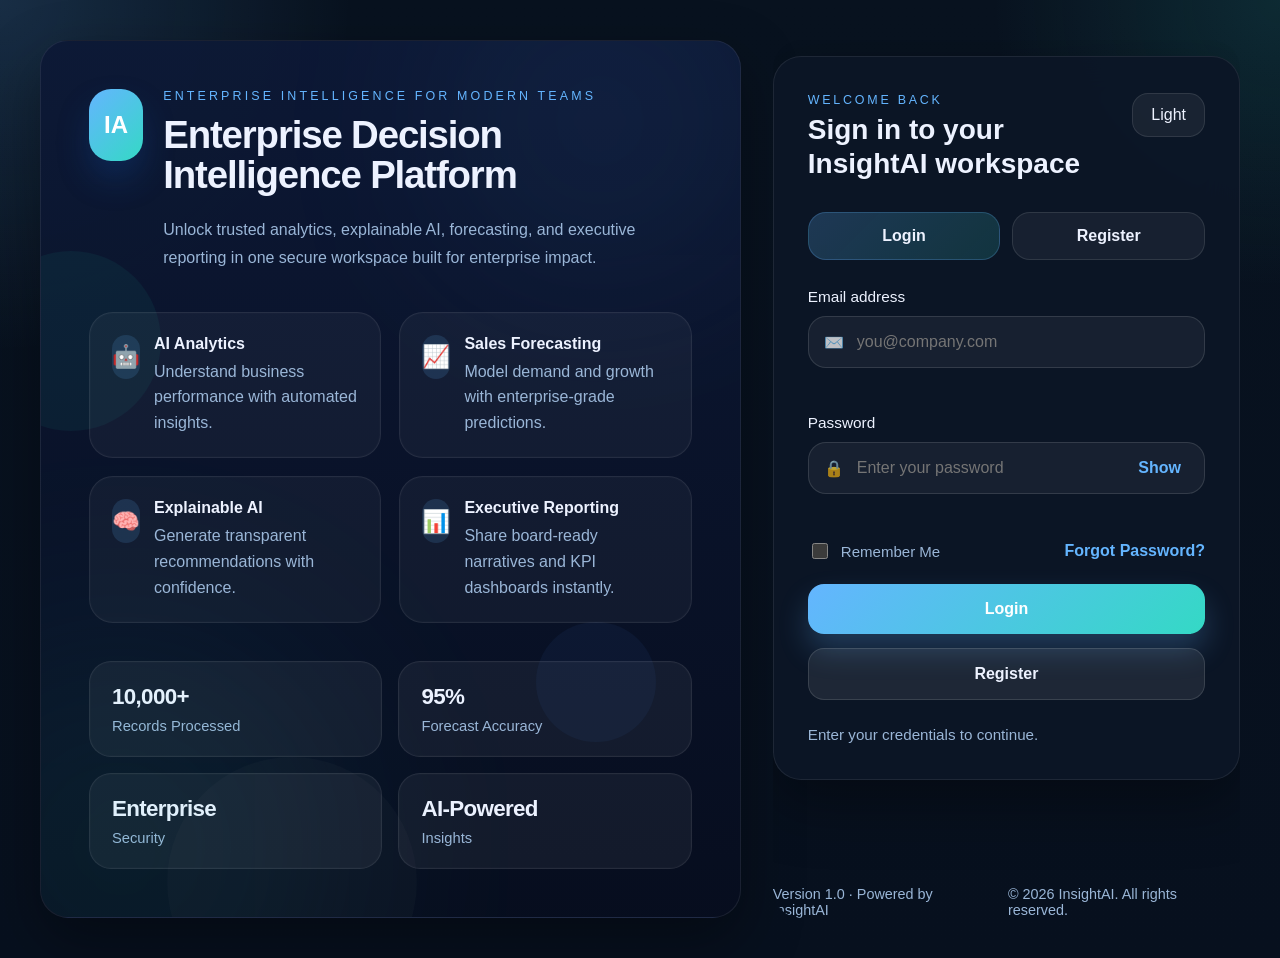
<file: templates/landing.html>
<!DOCTYPE html>
<html lang="en">
  <head>
    <meta charset="UTF-8" />
    <meta name="viewport" content="width=device-width, initial-scale=1.0" />
    <title>InsightAI | Enterprise Decision Intelligence</title>
    <link rel="stylesheet" href="/static/styles.css" />
  </head>
  <body class="theme-dark">
    <div class="login-shell">
      <aside class="hero-panel">
        <div class="hero-top">
          <div class="brand-mark hero-mark">IA</div>
          <div class="top-copy">
            <p class="eyebrow">Enterprise intelligence for modern teams</p>
            <h1>Enterprise Decision Intelligence Platform</h1>
            <p class="hero-copy">Unlock trusted analytics, explainable AI, forecasting, and executive reporting in one secure workspace built for enterprise impact.</p>
          </div>
        </div>

        <div class="feature-grid">
          <article class="feature-card">
            <span class="feature-icon">🤖</span>
            <div>
              <h3>AI Analytics</h3>
              <p>Understand business performance with automated insights.</p>
            </div>
          </article>
          <article class="feature-card">
            <span class="feature-icon">📈</span>
            <div>
              <h3>Sales Forecasting</h3>
              <p>Model demand and growth with enterprise-grade predictions.</p>
            </div>
          </article>
          <article class="feature-card">
            <span class="feature-icon">🧠</span>
            <div>
              <h3>Explainable AI</h3>
              <p>Generate transparent recommendations with confidence.</p>
            </div>
          </article>
          <article class="feature-card">
            <span class="feature-icon">📊</span>
            <div>
              <h3>Executive Reporting</h3>
              <p>Share board-ready narratives and KPI dashboards instantly.</p>
            </div>
          </article>
        </div>

        <div class="stats-grid">
          <div class="stat-pill">
            <strong>10,000+</strong>
            <span>Records Processed</span>
          </div>
          <div class="stat-pill">
            <strong>95%</strong>
            <span>Forecast Accuracy</span>
          </div>
          <div class="stat-pill">
            <strong>Enterprise</strong>
            <span>Security</span>
          </div>
          <div class="stat-pill">
            <strong>AI-Powered</strong>
            <span>Insights</span>
          </div>
        </div>

        <div class="hero-visual">
          <div class="hero-shape hero-shape-1"></div>
          <div class="hero-shape hero-shape-2"></div>
          <div class="hero-shape hero-shape-3"></div>
        </div>
      </aside>

      <section class="auth-panel">
        <div class="auth-card">
          <div class="auth-header">
            <div>
              <p class="eyebrow">Welcome Back</p>
              <h2>Sign in to your InsightAI workspace</h2>
            </div>
            <button id="themeToggle" type="button" class="theme-toggle" aria-label="Toggle theme">Light</button>
          </div>

          <div class="auth-tabs" role="tablist" aria-label="Authentication tabs">
            <button id="tabLogin" class="tab-btn active" type="button" role="tab" aria-selected="true">Login</button>
            <button id="tabRegister" class="tab-btn" type="button" role="tab" aria-selected="false">Register</button>
          </div>

          <form id="authForm" class="auth-form" novalidate>
            <div id="nameGroup" class="input-group hidden">
              <label for="fullNameInput">Full Name</label>
              <div class="input-wrapper">
                <span class="input-icon">👤</span>
                <input id="fullNameInput" type="text" placeholder="Jane Doe" autocomplete="name" />
              </div>
              <p class="field-error" id="nameError"></p>
            </div>

            <div class="input-group">
              <label for="emailInput">Email address</label>
              <div class="input-wrapper">
                <span class="input-icon">✉️</span>
                <input id="emailInput" type="email" placeholder="you@company.com" autocomplete="email" />
              </div>
              <p class="field-error" id="emailError"></p>
            </div>

            <div class="input-group">
              <label for="passwordInput">Password</label>
              <div class="input-wrapper">
                <span class="input-icon">🔒</span>
                <input id="passwordInput" type="password" placeholder="Enter your password" autocomplete="current-password" />
                <button id="togglePassword" type="button" class="password-toggle" aria-label="Show or hide password">Show</button>
              </div>
              <p class="field-error" id="passwordError"></p>
            </div>

            <div id="confirmGroup" class="input-group hidden">
              <label for="confirmPasswordInput">Confirm Password</label>
              <div class="input-wrapper">
                <span class="input-icon">🔒</span>
                <input id="confirmPasswordInput" type="password" placeholder="Confirm password" autocomplete="new-password" />
              </div>
              <p class="field-error" id="confirmError"></p>
            </div>

            <div class="form-footer">
              <label class="checkbox-field">
                <input id="rememberCheckbox" type="checkbox" />
                <span>Remember Me</span>
              </label>
              <a href="#" id="forgotLink" class="forgot-link">Forgot Password?</a>
            </div>

            <div class="action-row">
              <button id="loginButton" type="button" class="secondary-btn">Login</button>
              <button id="registerButton" type="button" class="primary-btn">Register</button>
            </div>

            <div class="auth-note" id="authMessage">Enter your credentials to continue.</div>
          </form>
        </div>

        <footer class="login-footer">
          <div>Version 1.0 · Powered by InsightAI</div>
          <div>© 2026 InsightAI. All rights reserved.</div>
        </footer>
      </section>
    </div>

    <div id="toast" class="toast" role="status" aria-live="polite"></div>
    <script src="/static/landing.js"></script>
  </body>
</html>
</file>
<file: static/styles.css>
:root {
  color-scheme: dark;
  --bg: #07111f;
  --bg-soft: #0d1830;
  --panel: rgba(16, 28, 49, 0.92);
  --panel-2: rgba(24, 39, 65, 0.95);
  --text: #f5f7ff;
  --muted: #8ea4c4;
  --accent: #4f8cff;
  --accent-2: #24d1b6;
  --border: rgba(255, 255, 255, 0.08);
  --shadow: 0 24px 55px rgba(0, 0, 0, 0.28);
}

* { box-sizing: border-box; }
body {
  margin: 0;
  font-family: "Segoe UI", Inter, Roboto, Arial, sans-serif;
  background: radial-gradient(circle at top left, #132442 0%, var(--bg) 55%, #06101d 100%);
  color: var(--text);
  min-height: 100vh;
}
button, input { font: inherit; }
button { cursor: pointer; }

.app-shell { display: flex; min-height: 100vh; }
.sidebar { width: 280px; padding: 24px 18px; background: rgba(8, 16, 30, 0.95); border-right: 1px solid var(--border); display: flex; flex-direction: column; gap: 24px; transition: width 0.3s ease; }
.sidebar.collapsed { width: 92px; }
.sidebar.collapsed .brand > div:last-child, .sidebar.collapsed .nav-item span:last-child, .sidebar.collapsed .user-pill > div:last-child { display: none; }
.sidebar-top, .brand, .nav-item, .user-pill, .topbar, .card-header, .hero-actions, .topbar-actions, .report-actions, .chat-input-row, .auth-row { display: flex; }
.sidebar-top, .brand, .topbar, .card-header, .hero-actions, .topbar-actions, .report-actions, .chat-input-row { align-items: center; }
.sidebar-top { justify-content: space-between; }
.brand { gap: 12px; }
.brand-mark, .avatar { width: 46px; height: 46px; border-radius: 14px; display: grid; place-items: center; background: linear-gradient(135deg, var(--accent), var(--accent-2)); font-weight: 700; box-shadow: 0 12px 25px rgba(79, 140, 255, 0.25); }
.brand h2 { margin: 0; font-size: 1rem; }
.brand p, .topbar-kicker, .card-kicker, .muted, .status-pill, .setting-row span, .user-pill p { color: var(--muted); }
.brand p { margin: 2px 0 0; font-size: 0.82rem; }
.icon-btn { border: 1px solid var(--border); background: var(--panel); color: var(--text); width: 42px; height: 42px; border-radius: 12px; display: grid; place-items: center; }
.icon-btn svg, .nav-icon svg { width: 18px; height: 18px; stroke: currentColor; fill: none; stroke-width: 1.8; stroke-linecap: round; stroke-linejoin: round; }
.nav-list { display: flex; flex-direction: column; gap: 8px; }
.nav-item { border: 0; background: transparent; color: var(--text); padding: 12px 14px; border-radius: 14px; justify-content: flex-start; gap: 12px; transition: transform 0.2s ease, background 0.2s ease; }
.nav-item:hover, .nav-item.active { background: linear-gradient(90deg, rgba(79, 140, 255, 0.18), rgba(36, 209, 182, 0.15)); transform: translateX(2px); }
.nav-item.active { box-shadow: inset 0 0 0 1px rgba(255,255,255,0.06); }
.nav-icon { width: 36px; height: 36px; border-radius: 12px; background: rgba(255,255,255,0.05); display: grid; place-items: center; }
.sidebar-footer { margin-top: auto; }
.user-pill { gap: 12px; padding: 12px; background: var(--panel); border: 1px solid var(--border); border-radius: 16px; }
.user-pill strong { display: block; }
.user-pill p { margin: 4px 0 0; font-size: 0.82rem; }

.main-panel { flex: 1; padding: 24px; display: flex; flex-direction: column; gap: 20px; }
.topbar { justify-content: space-between; padding: 16px 20px; background: rgba(16, 28, 49, 0.8); border: 1px solid var(--border); border-radius: 20px; box-shadow: var(--shadow); backdrop-filter: blur(18px); }
.topbar-left { display: flex; align-items: center; gap: 12px; }
.mobile-toggle { display: none; }
.topbar h1 { margin: 0; font-size: 1.35rem; }
.topbar-actions { gap: 10px; }
.primary-btn, .ghost-btn { border: 0; border-radius: 999px; padding: 10px 16px; transition: transform 0.2s ease, opacity 0.2s ease; }
.primary-btn { color: white; background: linear-gradient(90deg, var(--accent), var(--accent-2)); }
.ghost-btn { color: var(--text); background: rgba(255,255,255,0.06); }
.primary-btn:hover, .ghost-btn:hover, .icon-btn:hover { transform: translateY(-1px); }

.view { display: none; animation: fadeIn 0.25s ease; }
.view.active { display: block; }

.hero-card, .card, .stat-card, .auth-card, .chat-shell, .landing-panel-card { background: var(--panel); border: 1px solid var(--border); border-radius: 24px; padding: 20px; box-shadow: var(--shadow); }
.hero-card { display: flex; justify-content: space-between; align-items: center; gap: 20px; }
.hero-card h2 { margin: 8px 0; font-size: 1.7rem; max-width: 680px; }
.hero-card .muted { line-height: 1.6; }
.hero-actions { gap: 10px; flex-wrap: wrap; }
.auth-card { margin-top: 16px; }
.auth-row { gap: 10px; flex-wrap: wrap; margin-top: 10px; }
.kpi-grid { display: grid; grid-template-columns: repeat(4, minmax(0, 1fr)); gap: 16px; margin-top: 16px; }
.stat-card h3 { margin: 8px 0 0; font-size: 1.5rem; }
.stat-label { text-transform: uppercase; letter-spacing: 0.2em; font-size: 0.72rem; color: var(--muted); margin: 0; }
.content-grid { display: grid; gap: 16px; margin-top: 16px; }
.content-grid.two-up { grid-template-columns: 1.1fr 0.9fr; }
.card-header { justify-content: space-between; margin-bottom: 12px; }
.card-header h3 { margin: 0; }
.pill, .status-pill { display: inline-flex; padding: 8px 10px; border-radius: 999px; background: rgba(36, 209, 182, 0.16); color: #aef8e9; font-size: 0.82rem; }
.card-copy { line-height: 1.7; color: var(--muted); }
.list-stack { display: flex; flex-direction: column; gap: 10px; padding-left: 18px; color: var(--muted); }
.list-stack li { line-height: 1.5; }
.upload-card { display: flex; flex-direction: column; gap: 12px; }
.upload-form { display: flex; flex-direction: column; gap: 10px; width: 100%; }
.upload-label { color: var(--muted); }
input[type="file"], input[type="text"], input[type="email"], input[type="password"] { width: 100%; background: rgba(255,255,255,0.05); border: 1px solid var(--border); color: var(--text); padding: 12px 14px; border-radius: 14px; }
.chat-shell { display: flex; flex-direction: column; gap: 16px; min-height: 560px; }
.chat-body { flex: 1; display: flex; flex-direction: column; gap: 12px; background: rgba(255,255,255,0.03); border-radius: 18px; padding: 14px; overflow: auto; }
.message { max-width: 80%; padding: 12px 14px; border-radius: 14px; line-height: 1.5; }
.message.bot { background: rgba(79, 140, 255, 0.18); align-self: flex-start; }
.message.user { background: rgba(36, 209, 182, 0.16); align-self: flex-end; }
.chat-input-row { gap: 10px; align-items: center; }
.chat-input-row input { flex: 1; min-width: 0; border-radius: 16px; }
.chat-input-row button { width: auto; min-width: 140px; }
.report-actions { gap: 10px; flex-wrap: wrap; margin-bottom: 10px; justify-content: flex-start; }
.report-actions button { width: auto; min-width: 180px; }
.settings-list { display: flex; flex-direction: column; gap: 12px; }
.setting-row { display: flex; justify-content: space-between; align-items: center; padding: 12px 0; border-bottom: 1px solid var(--border); }
.workspace-strip { display: flex; gap: 10px; flex-wrap: wrap; margin-top: 10px; }
.workspace-strip .status-pill { background: rgba(79, 140, 255, 0.16); color: #cde0ff; }
.workspace-strip .status-pill.accent { background: rgba(36, 209, 182, 0.16); color: #aef8e9; }
.landing-shell { min-height: 100vh; display: flex; flex-direction: column; padding: 24px; }
.landing-header, .landing-footer { display: flex; justify-content: space-between; align-items: center; padding: 16px 20px; background: rgba(16, 28, 49, 0.8); border: 1px solid var(--border); border-radius: 20px; }
.landing-main { display: flex; flex-direction: column; gap: 20px; margin: 20px 0; }
.landing-hero { display: flex; justify-content: space-between; align-items: center; gap: 24px; }
.landing-hero h1 { font-size: 2.4rem; margin: 8px 0 10px; }
.landing-panel { display: grid; gap: 12px; min-width: 280px; }
.landing-features { margin-top: 0; }
.landing-footer { justify-content: center; color: var(--muted); }

@keyframes fadeIn { from { opacity: 0; transform: translateY(8px); } to { opacity: 1; transform: translateY(0); } }

@media (max-width: 1100px) { .kpi-grid { grid-template-columns: repeat(2, minmax(0, 1fr)); } .content-grid.two-up { grid-template-columns: 1fr; } }
@media (max-width: 860px) { .app-shell { flex-direction: column; } .sidebar { width: 100%; border-right: 0; border-bottom: 1px solid var(--border); padding-bottom: 16px; } .sidebar.collapsed { width: 100%; } .sidebar.collapsed .brand > div:last-child, .sidebar.collapsed .nav-item span:last-child, .sidebar.collapsed .user-pill > div:last-child { display: block; } .mobile-toggle { display: grid; } .main-panel { padding: 16px; } .hero-card { flex-direction: column; align-items: flex-start; } }
@media (max-width: 640px) { .kpi-grid { grid-template-columns: 1fr; } .topbar { flex-direction: column; align-items: flex-start; gap: 12px; } .topbar-actions { width: 100%; } .topbar-actions button { flex: 1; } .chat-input-row { flex-direction: column; } }

/* Landing page redesign */
body.theme-dark { color-scheme: dark; --bg: #08121f; --bg-soft: #0d1b34; --panel: rgba(14, 24, 44, 0.88); --panel-2: rgba(18, 32, 57, 0.94); --text: #edf2ff; --muted: #9ab6d7; --accent: #64b5ff; --accent-2: #34d9c5; --border: rgba(255,255,255,0.1); --surface: rgba(11, 18, 34, 0.82); --shadow-soft: 0 24px 60px rgba(0, 0, 0, 0.35); --glass: rgba(255,255,255,0.08); --card-bg: rgba(12, 22, 39, 0.92); }
body.theme-light { color-scheme: light; --bg: #edf2fb; --bg-soft: #f6f9ff; --panel: rgba(255,255,255,0.85); --panel-2: rgba(248,250,255,0.95); --text: #111827; --muted: #5b6b84; --accent: #276ef1; --accent-2: #0f9ee8; --border: rgba(15, 23, 42, 0.08); --surface: rgba(255,255,255,0.8); --shadow-soft: 0 24px 60px rgba(16, 24, 40, 0.12); --glass: rgba(255,255,255,0.7); --card-bg: rgba(255,255,255,0.68); }

.login-shell { min-height: 100vh; display: grid; grid-template-columns: 1.5fr 1fr; gap: 32px; padding: 40px; background: radial-gradient(circle at top left, rgba(100,181,255,0.17), transparent 22%), radial-gradient(circle at top right, rgba(52,217,197,0.12), transparent 18%), linear-gradient(180deg, var(--bg) 0%, #07101e 100%); }
.hero-panel, .auth-panel { position: relative; overflow: hidden; border-radius: 28px; }
.hero-panel { padding: 48px; background: linear-gradient(180deg, rgba(13, 25, 54, 0.96), rgba(7, 14, 31, 0.95)); border: 1px solid rgba(255,255,255,0.08); box-shadow: var(--shadow-soft); }
.auth-panel { display: flex; flex-direction: column; justify-content: space-between; }
.hero-panel::before, .hero-panel::after { content: ""; position: absolute; border-radius: 50%; filter: blur(120px); opacity: 0.55; pointer-events: none; }
.hero-panel::before { width: 240px; height: 240px; top: -40px; right: 20px; background: rgba(100,181,255,0.24); }
.hero-panel::after { width: 420px; height: 420px; bottom: -140px; left: -130px; background: rgba(52,217,197,0.16); }
.hero-top { display: flex; align-items: flex-start; gap: 20px; position: relative; z-index: 1; }
.hero-mark { width: 72px; height: 72px; border-radius: 22px; font-size: 1.5rem; font-weight: 800; display: grid; place-items: center; background: linear-gradient(135deg, var(--accent), var(--accent-2)); color: #fff; box-shadow: 0 18px 32px rgba(17, 79, 170, 0.28); }
.top-copy .eyebrow { margin: 0 0 12px; text-transform: uppercase; letter-spacing: 0.25em; font-size: 0.78rem; color: var(--accent); }
.hero-top h1 { margin: 0; font-size: clamp(2.4rem, 2.2vw, 3.4rem); line-height: 1.05; letter-spacing: -0.03em; }
.hero-copy { margin: 20px 0 0; max-width: 560px; color: var(--muted); line-height: 1.75; }
.feature-grid { display: grid; grid-template-columns: repeat(2, minmax(0, 1fr)); gap: 18px; margin-top: 40px; position: relative; z-index: 1; }
.feature-card { display: flex; align-items: flex-start; gap: 14px; padding: 22px; border-radius: 24px; background: rgba(255,255,255,0.04); border: 1px solid rgba(255,255,255,0.08); box-shadow: inset 0 0 0 1px rgba(255,255,255,0.01); transition: transform 0.25s ease, border-color 0.25s ease; }
.feature-card:hover { transform: translateY(-3px); border-color: rgba(100,181,255,0.22); }
.feature-icon { width: 44px; height: 44px; border-radius: 16px; display: grid; place-items: center; background: rgba(100,181,255,0.14); font-size: 1.4rem; }
.feature-card h3 { margin: 0 0 6px; font-size: 1rem; }
.feature-card p { margin: 0; color: var(--muted); line-height: 1.6; }
.stats-grid { display: grid; grid-template-columns: repeat(2, minmax(0, 1fr)); gap: 16px; margin-top: 38px; }
.stat-pill { display: grid; gap: 8px; padding: 22px; border-radius: 22px; background: rgba(255,255,255,0.05); border: 1px solid rgba(255,255,255,0.08); box-shadow: inset 0 0 0 1px rgba(255,255,255,0.01); }
.stat-pill strong { font-size: 1.4rem; letter-spacing: -0.03em; }
.stat-pill span { color: var(--muted); font-size: 0.92rem; }
.hero-visual { position: absolute; inset: 0; pointer-events: none; }
.hero-shape { position: absolute; border-radius: 50%; opacity: 0.25; animation: float 10s infinite ease-in-out; }
.hero-shape-1 { width: 180px; height: 180px; top: 24%; left: -60px; background: rgba(36,209,182,0.24); }
.hero-shape-2 { width: 120px; height: 120px; bottom: 20%; right: 12%; background: rgba(79,140,255,0.22); animation-delay: 2s; }
.hero-shape-3 { width: 250px; height: 250px; bottom: -90px; left: 18%; background: rgba(255,255,255,0.08); animation-delay: 4s; }

.auth-card { padding: 36px 34px; background: var(--card-bg); border: 1px solid var(--glass); border-radius: 28px; backdrop-filter: blur(18px); box-shadow: var(--shadow-soft); position: relative; overflow: hidden; }
.auth-header { display: flex; justify-content: space-between; align-items: flex-start; gap: 18px; margin-bottom: 32px; }
.auth-header .eyebrow { margin: 0 0 6px; color: var(--accent); text-transform: uppercase; letter-spacing: 0.22em; font-size: 0.78rem; }
.auth-header h2 { margin: 0; font-size: 1.75rem; line-height: 1.2; }
.theme-toggle { border: 1px solid var(--border); background: rgba(255,255,255,0.06); color: var(--text); padding: 12px 18px; border-radius: 16px; transition: transform 0.2s ease, background 0.2s ease; }
.theme-toggle:hover { transform: translateY(-1px); background: rgba(255,255,255,0.12); }
.auth-tabs { display: grid; grid-template-columns: repeat(2, minmax(0, 1fr)); gap: 12px; margin-bottom: 28px; }
.tab-btn { border: 1px solid var(--border); background: rgba(255,255,255,0.05); color: var(--text); padding: 14px 16px; border-radius: 18px; font-weight: 600; transition: background 0.25s ease, transform 0.2s ease; }
.tab-btn:hover { transform: translateY(-1px); }
.tab-btn.active { background: linear-gradient(135deg, rgba(100,181,255,0.22), rgba(52,217,197,0.16)); border-color: rgba(100,181,255,0.24); }
.auth-form { display: grid; gap: 18px; }
.input-group { display: grid; gap: 10px; }
.input-group.hidden { display: none; }
.input-group label { font-size: 0.96rem; color: var(--text); }
.input-wrapper { position: relative; display: flex; align-items: center; }
.input-wrapper input { width: 100%; padding: 16px 16px 16px 48px; border-radius: 18px; border: 1px solid rgba(255,255,255,0.12); background: rgba(255,255,255,0.05); color: var(--text); transition: border-color 0.2s ease, background 0.2s ease; }
.input-wrapper input:focus { outline: none; border-color: rgba(100,181,255,0.8); background: rgba(255,255,255,0.08); }
.input-icon { position: absolute; left: 16px; display: grid; place-items: center; font-size: 1rem; color: rgba(255,255,255,0.72); }
.password-toggle { position: absolute; right: 12px; border: none; background: transparent; color: var(--accent); font-weight: 600; cursor: pointer; padding: 10px 12px; border-radius: 12px; transition: background 0.2s ease; }
.password-toggle:hover { background: rgba(100,181,255,0.12); }
.field-error { margin: 0; min-height: 18px; color: #ffb4b4; font-size: 0.88rem; }
.form-footer { display: flex; justify-content: space-between; align-items: center; gap: 12px; flex-wrap: wrap; }
.checkbox-field { display: inline-flex; align-items: center; gap: 10px; color: var(--muted); font-size: 0.94rem; }
.checkbox-field input { width: 16px; height: 16px; accent-color: var(--accent); }
.forgot-link { color: var(--accent); text-decoration: none; font-weight: 600; }
.forgot-link:hover { text-decoration: underline; }
.action-row { display: flex; gap: 14px; flex-wrap: wrap; margin-top: 4px; }
.primary-btn, .secondary-btn { width: auto; min-width: 170px; border: none; border-radius: 16px; padding: 16px 20px; font-weight: 700; transition: transform 0.2s ease, box-shadow 0.2s ease, opacity 0.2s ease; }
.auth-form .primary-btn, .auth-form .secondary-btn { width: 100%; }
.chat-input-row button, .report-actions button { width: auto; flex: none; }
.report-actions { gap: 10px; flex-wrap: wrap; justify-content: flex-start; }
.hero-actions button { min-width: 160px; }
.primary-btn { background: linear-gradient(135deg, var(--accent), var(--accent-2)); color: #fff; box-shadow: 0 16px 30px rgba(100,181,255,0.24); }
.secondary-btn { background: rgba(255,255,255,0.08); color: var(--text); border: 1px solid rgba(255,255,255,0.12); }
.primary-btn:hover, .secondary-btn:hover { transform: translateY(-1px); }
.primary-btn:active, .secondary-btn:active { transform: translateY(0); }
.auth-note { margin-top: 8px; color: var(--muted); font-size: 0.95rem; }
.login-footer { display: flex; justify-content: space-between; gap: 16px; padding-top: 22px; color: var(--muted); font-size: 0.9rem; }
.toast { position: fixed; right: 24px; bottom: 24px; min-width: 320px; max-width: 360px; padding: 16px 20px; border-radius: 18px; background: rgba(12, 22, 39, 0.94); color: #eef7ff; box-shadow: 0 22px 70px rgba(0,0,0,0.35); opacity: 0; transform: translateY(18px); pointer-events: none; transition: opacity 0.25s ease, transform 0.25s ease; z-index: 50; }
.toast.show { opacity: 1; transform: translateY(0); }
.toast.success { border: 1px solid rgba(52,217,197,0.45); }
.toast.error { border: 1px solid rgba(255,107,123,0.45); }
.toast strong { display: block; margin-bottom: 6px; }

@keyframes float { 0%, 100% { transform: translateY(0); } 50% { transform: translateY(-18px); } }

@media (max-width: 1200px) { .login-shell { grid-template-columns: 1fr; padding: 28px; } .hero-panel, .auth-panel { border-radius: 28px; } }
@media (max-width: 900px) { .hero-panel { padding: 32px; } .feature-grid { grid-template-columns: 1fr; } .stats-grid { grid-template-columns: 1fr; } .auth-card { padding: 32px 28px; } }
@media (max-width: 760px) { .login-shell { gap: 24px; } .auth-header { flex-direction: column; align-items: stretch; } .login-footer { flex-direction: column; align-items: flex-start; } .action-row { flex-direction: column; } .auth-panel { padding: 16px 12px 0; } }
@media (max-width: 560px) { body { padding: 0; } .login-shell { padding: 18px; } .hero-mark { width: 60px; height: 60px; } .auth-card { padding: 28px 20px; } .theme-toggle { width: 100%; } .auth-tabs { grid-template-columns: 1fr 1fr; } }
</file>
